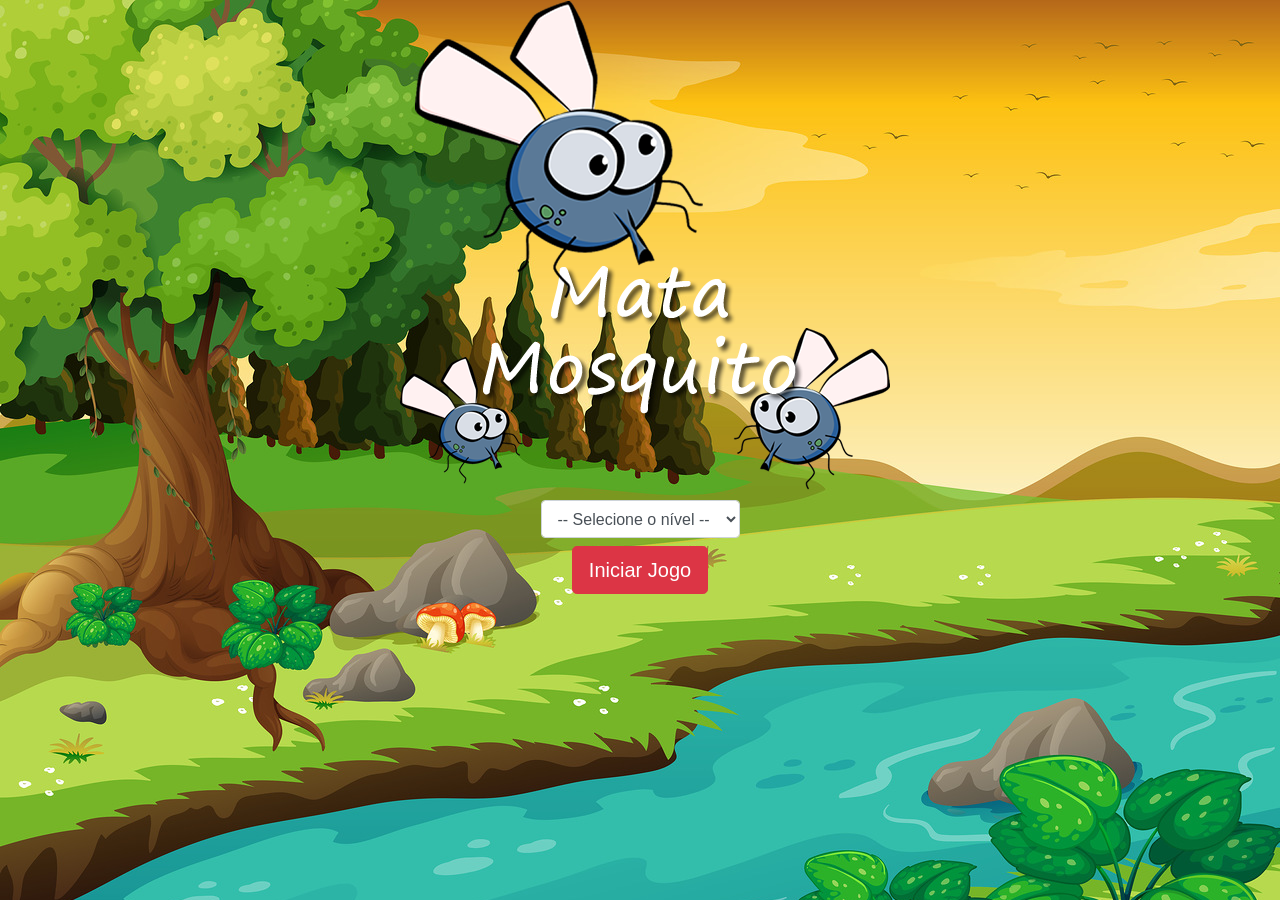
<file: index.html>
<!DOCTYPE html>
<html>
	<head>
		<title></title>
		<meta charset="UTF-8" />
		<link rel="stylesheet" href="https://maxcdn.bootstrapcdn.com/bootstrap/4.0.0/css/bootstrap.min.css" integrity="sha384-Gn5384xqQ1aoWXA+058RXPxPg6fy4IWvTNh0E263XmFcJlSAwiGgFAW/dAiS6JXm" crossorigin="anonymous">

		<link rel="stylesheet" href="style.css" />

		<script>
			function iniciarJogo() {
				var nivel = document.getElementById('nivel').value

				if(nivel === '') {
					alert('Selecione um nível para iniciar o jogo')
					return false
				}

				window.location.href = "app.html?" + nivel

			}
		</script>
	</head>
	<body>

		<div class="container">
			<div class="row">
				<div class="col">
					<div class="d-flex justify-content-center">
						<img src="imagens/game.png" />
					</div>
				</div>
			</div>

			<div class="row">
				<div class="col">
					<div class="d-flex justify-content-center">
						<div class="mb-2">
							<select class="form-control" id="nivel">
								<option value="">-- Selecione o nível --</option>
								<option value="normal">Normal</option>
								<option value="dificil">Difícil</option>
								<option value="chucknorris">Chuck Norris</option>
							</select>
						</div>
					</div>
				</div>
			</div>


			<div class="row">
				<div class="col">
					<div class="d-flex justify-content-center">
						<button type="button" class="btn btn-danger btn-lg" onclick="iniciarJogo()" >Iniciar Jogo</button>
					</div>
				</div>
			</div>
		</div>

	</body>
</html>
</file>
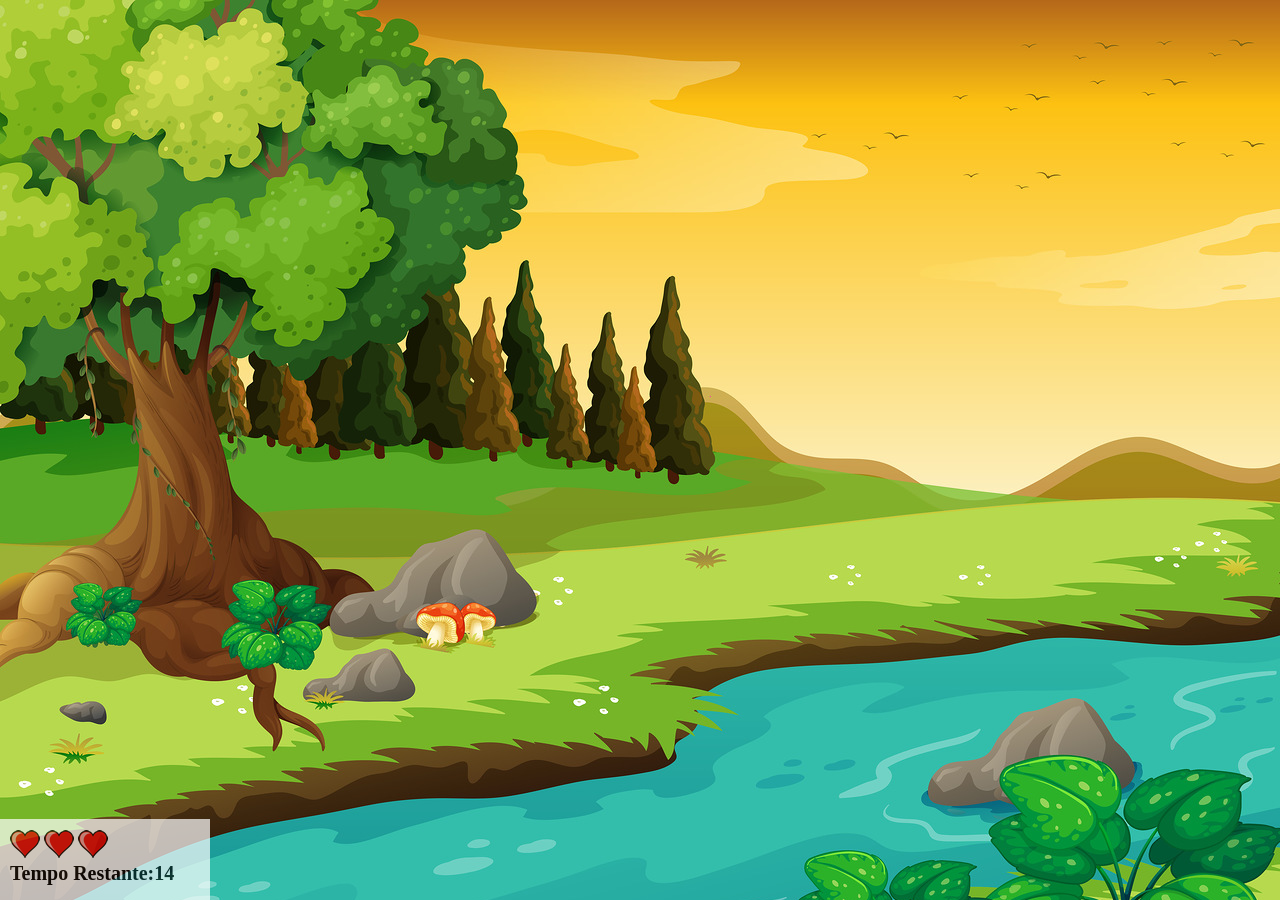
<file: app.html>
<!DOCTYPE html>
<html lang="en">
<head>
    <meta charset="UTF-8">
    <meta http-equiv="X-UA-Compatible" content="IE=edge">
    <meta name="viewport" content="width=device-width, initial-scale=1.0">
    <link rel="stylesheet" href="style.css">
    <title>game</title>
    <script src="app.js"></script>
</head>
<body onresize="tamanhoDaTela()">

<div class="painel">
   <div class="vidas">
        <img id="v1" src="imagens/coracao_cheio.png" alt="">
        <img id="v2" src="imagens/coracao_cheio.png" alt="">
        <img id="v3" src="imagens/coracao_cheio.png" alt="">
   </div>
   <div class="cronometro">Tempo Restante:<span id="cronometro"></span></div>
</div>






    <script>
        document.getElementById('cronometro').innerHTML = tempo
       
       let criaMosquito = setInterval(function(){
            posicaoRandomica()
        }, 2000)
    </script>
</body>
</html>
</file>
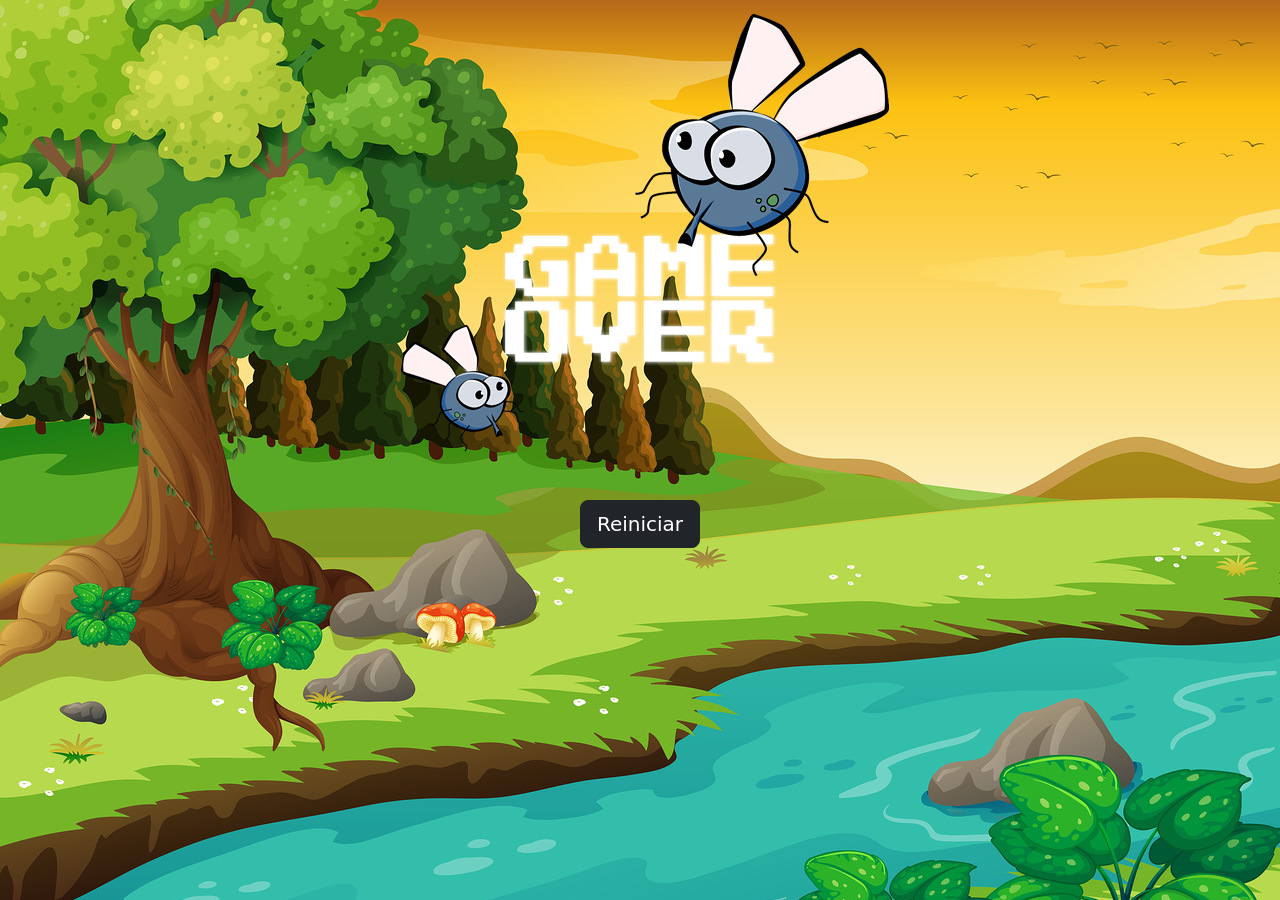
<file: fim_de_jogo.html>
<!DOCTYPE html>
<html lang="en">
<head>
    <meta charset="UTF-8">
    <meta http-equiv="X-UA-Compatible" content="IE=edge">
    <meta name="viewport" content="width=device-width, initial-scale=1.0">
    <link href="https://cdn.jsdelivr.net/npm/bootstrap@5.0.2/dist/css/bootstrap.min.css" rel="stylesheet" integrity="sha384-EVSTQN3/azprG1Anm3QDgpJLIm9Nao0Yz1ztcQTwFspd3yD65VohhpuuCOmLASjC" crossorigin="anonymous">
    <link rel="stylesheet" href="style.css">
    <title>Document</title>
</head>
<body>
    <div class="container">
        <div class="row">
             <div class="col">
                <div class="d-flex justify-content-center" >
                    <img src="imagens/game_over.png" alt="">
                </div>
             </div>
        </div>
    </div>
    <div class="container">
        <div class="row">
             <div class="col">
                <div class="d-flex justify-content-center" >
                    <button type="button" class="btn btn-dark btn-lg" onclick="window.location.href = 'app.html'">Reiniciar</button>
                </div>
             </div>
        </div>
    </div>
</body>
</html>
</file>
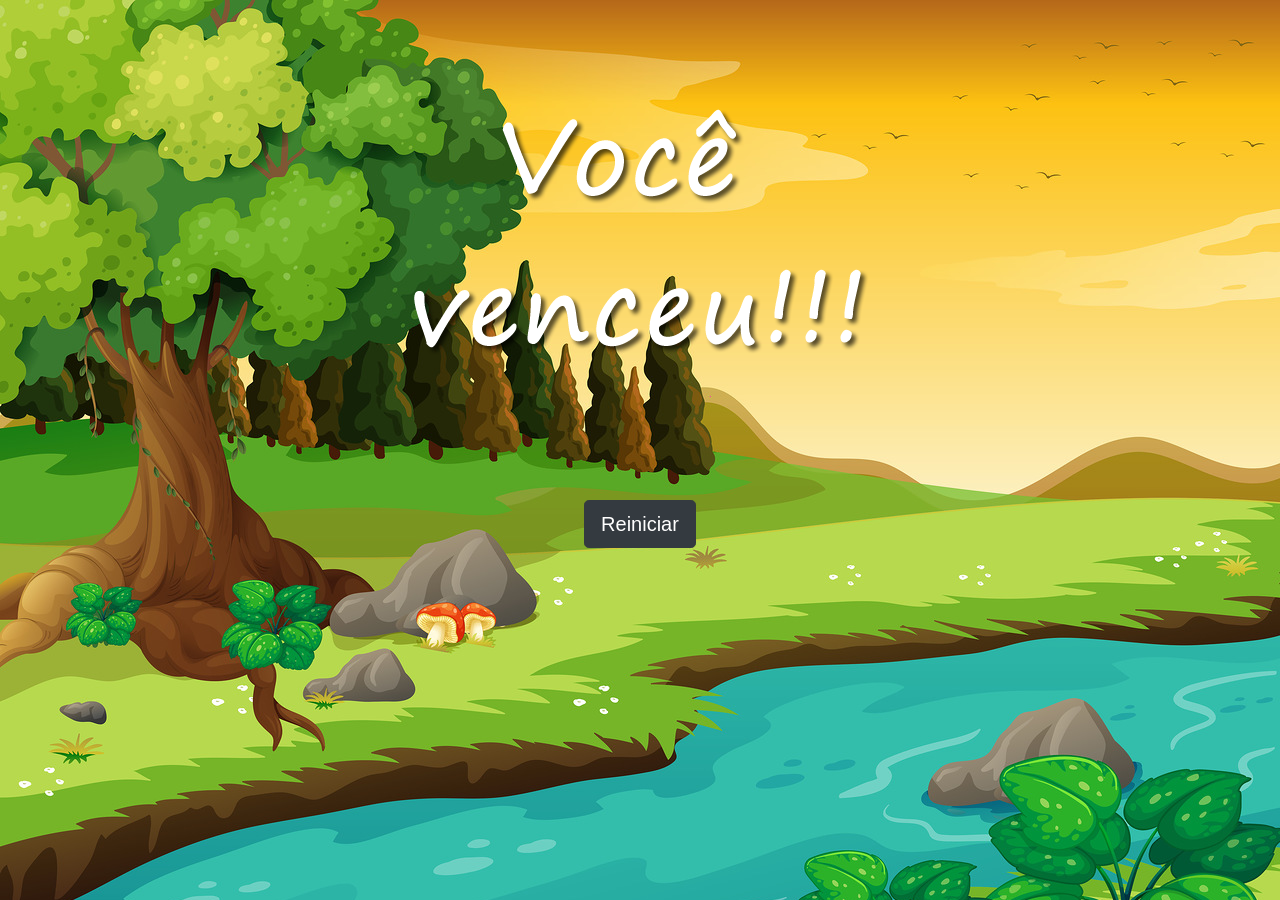
<file: vitoria.html>
<!DOCTYPE html>
<html>
	<head>
		<title></title>
		<meta charset="UTF-8" />

		<link rel="stylesheet" href="https://maxcdn.bootstrapcdn.com/bootstrap/4.0.0/css/bootstrap.min.css" integrity="sha384-Gn5384xqQ1aoWXA+058RXPxPg6fy4IWvTNh0E263XmFcJlSAwiGgFAW/dAiS6JXm" crossorigin="anonymous">

		<link rel="stylesheet" href="style.css" />
	</head>
	<body>

		<div class="container">
			<div class="row">
				<div class="col">
					<div class="d-flex justify-content-center">
						<img src="imagens/vitoria.png" />
					</div>
				</div>
			</div>


			<div class="row">
				<div class="col">
					<div class="d-flex justify-content-center">
						<button type="button" class="btn btn-dark btn-lg" onclick="window.location.href = 'index.html' ">Reiniciar</button>
					</div>
				</div>
			</div>
		</div>

	</body>
</html>
</file>
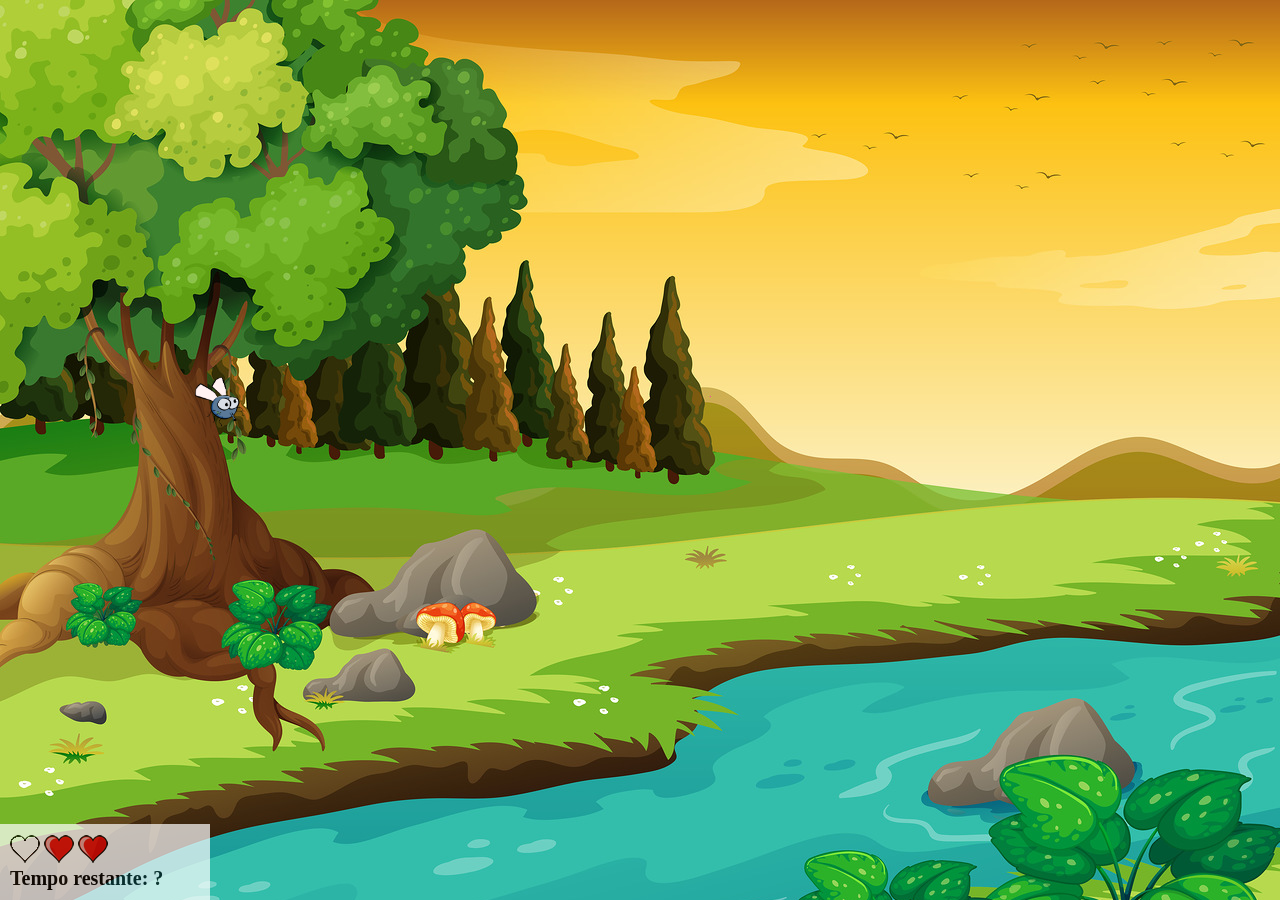
<file: imagens/arquivos_da_aula/app.html>
<!DOCTYPE html>
<html>
	<head>
		<title></title>

		<link rel="stylesheet" href="estilo.css" />
		<script src="jogo.js"></script>
	</head>
	<body onresize="ajustaTamanhoPalcoJogo()">

		<div class="painel">
			<div class="vidas">
				<img src="imagens/coracao_vazio.png" />
				<img src="imagens/coracao_cheio.png" />
				<img src="imagens/coracao_cheio.png" />
			</div>

			<div class="cronometro">Tempo restante: ?</div>
		</div>

		<script>
			setInterval(function() { 
				posicaoRandomica()
			}, 1000)
		</script>
	</body>
</html>
</file>
<file: style.css>
body{
    background-image: url('./imagens/bg.jpg');
    background-repeat: no-repeat;
    background-size: 100%;
}

.mosquito_1{
    width: 50px;
    height: 50px;
}
.mosquito_2{
    width: 100px;
    height: 100px;
}
.mosquito_3{
    width: 150px;
    height: 150px;
}
.ladoA{
    transform: scale(1);
}
.ladoB{
    transform: scale(-1);
}
.painel{
    position: absolute;
    width: 190px;
    height: 60px;
    padding: 10px;
    left: 0px;
    bottom: 0px;
    border-top: 1px solid #fff;
    background-color: #fff;
    opacity: 0.7;
}
.vidas{
    float: left;
}
.cronometro{
    float: left;
    font-size: 20px;
    font-weight:bold ;
}
</file>
<file: imagens/arquivos_da_aula/estilo.css>
body {
	background-image: url(imagens/bg.jpg);
	background-repeat: no-repeat;
	background-size: 100%;
}

.mosquito1 {
	width: 50px;
	height: 50px;
}

.mosquito2 {
	width: 70px;
	height: 70px;
}

.mosquito3 {
	width: 90px;
	height: 90px;
}

.ladoA {
	transform: scaleX(1);
}

.ladoB {
	transform: scaleX(-1);
}

.painel {
	position: absolute;
	width: 190px;
	padding: 10px;
	left: 0px;
	bottom: 0px;
	border-top:solid 1px #fff;
	background-color: #fff;
	opacity: 0.7
}

.vidas {
	float: left;
}

.cronometro {
	float: left;
	font-size: 20px;
	font-weight: bold;
}
</file>
